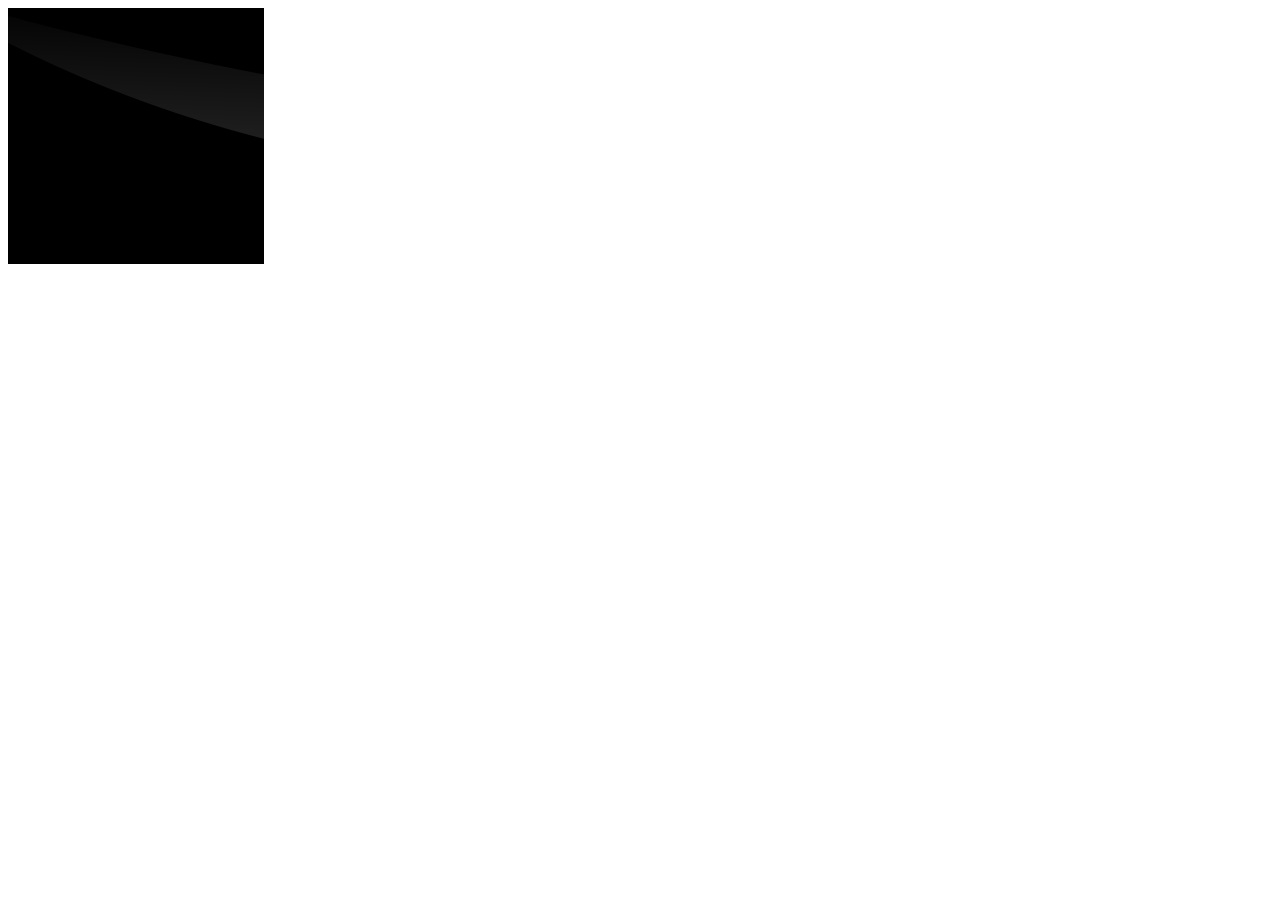
<file: Pixi_test/index.html>
<!doctype html>
<html>
<head>
  <meta charset="utf-8">
  <title>Hello World</title>
</head>
  <script src="pixi.min.js"></script>
	<body>
	  <script type="text/javascript">
	    var type = "WebGL"
	    if(!PIXI.utils.isWebGLSupported()){
	      type = "canvas"
	    }
			//Create the renderer
			var stage = new PIXI.Container(),
		    renderer = PIXI.autoDetectRenderer(256, 256);
			//Add the canvas to the HTML document
			document.body.appendChild(renderer.view);

			//Use Pixi's built-in `loader` object to load an image
			PIXI.loader
			  .add("images/Himnae.png")
			  .load(setup);

			//This `setup` function will run when the image has loaded
			function setup() {

			 //Create the `cat` sprite from the texture
  			var cat = new PIXI.Sprite(
    		PIXI.loader.resources["images/Himnae.png"].texture
  			);

			//Add the cat to the stage
			stage.addChild(cat);

			//Render the stage   
			renderer.render(stage);
			}

		
	  </script>
	</body>
</html>
</file>
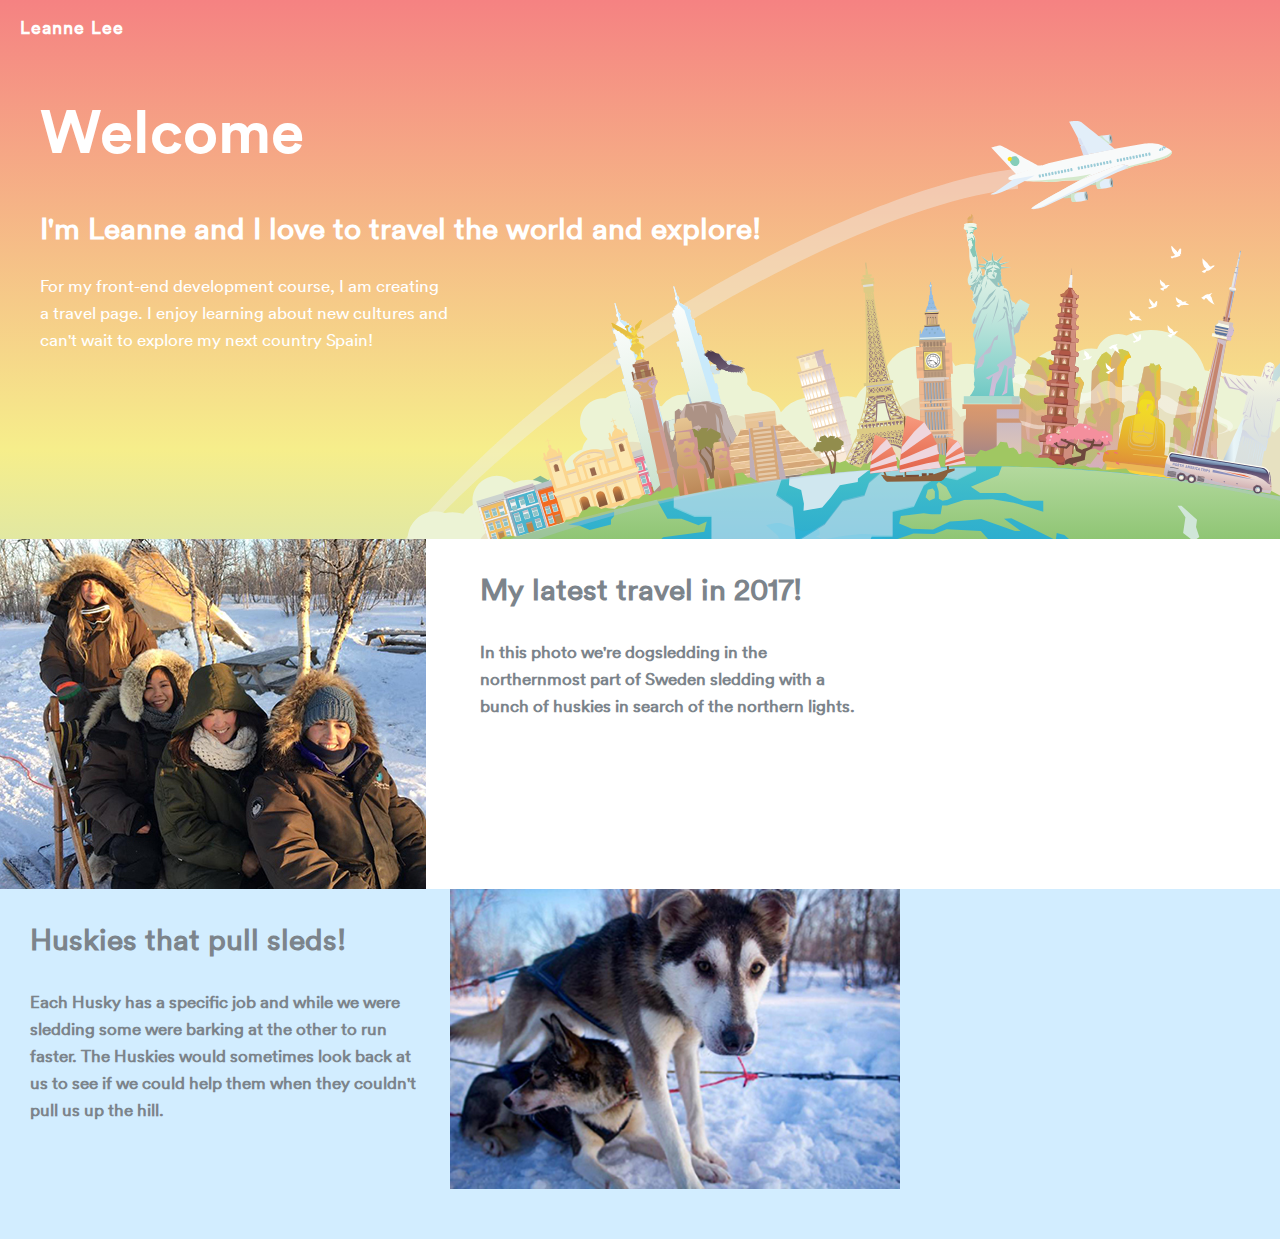
<file: wk1_hw/index.html>
<!DOCTYPE html>
<html lang="en">
	<head>
		<meta charset="utf-8">
		<meta name="description" content="This site is about Leanne Lee and how she is learning basic html and css!">
		<meta name="keywords" content="Awesome asian girl, angry asian girl, contemporary art, graphic design, exhibit design, museums, fashion, shopping, designer, tech enthusiast, korean-american">
		<link rel="stylesheet" type="text/css" href="style.css"/>

		<title>Leanne Lee</title>

		<!-- Font Awesome -->
		<link rel="stylesheet" href="https://maxcdn.bootstrapcdn.com/font-awesome/4.7.0/css/font-awesome.min.css">

	</head>
	<body>
		<nav>
			<strong>Leanne Lee</strong>
		</nav>

  <!-- Intro Row-->
		<div id="MainHeader" class="container bkgimg">
			<h1>Welcome</h1>
	    	<h2>I'm Leanne and I love to travel the world and explore!</h2>
	    		<div class="container box box1">
	    			<p>For my front-end development course, I am creating a travel page. I enjoy learning about new cultures and can't wait to explore my next country Spain!
	    			</p>
	    		</div>
	    </div>
	    
  <!-- Second Row-->
	    <div class="container2">
	        <div class="box box1 floatLeft">
	        	<img src="images/dogsledding3.jpg" alt="Dog Sledding Leanne">
	        </div>
	        <div class="box box2 floatLeft">
	        	<h4>My latest travel in 2017!</h4>
	        	<h5>In this photo we're dogsledding in the northernmost part of Sweden sledding with a bunch of huskies in search of the northern lights.
	        	</h5>
	    	</div>
        	<div class="clear"></div>
    	</div>

   <!-- Third Row-->
	    <div class="container3">
	        <div class="box box1 floatLeft">
	        	<h4>Huskies that pull sleds!</h4>
	        	<h5>Each Husky has a specific job and while we were sledding some were barking at the other to run faster. The Huskies would sometimes look back at us to see if we could help them when they couldn't pull us up the hill. 
	        </div>
	        <div class="box box2 floatLeft">
	        	<img src="images/huskies.jpg" alt="Huskies">
	    	</div>
        	<div class="clear"></div>
    	</div>





	</body>
</file>
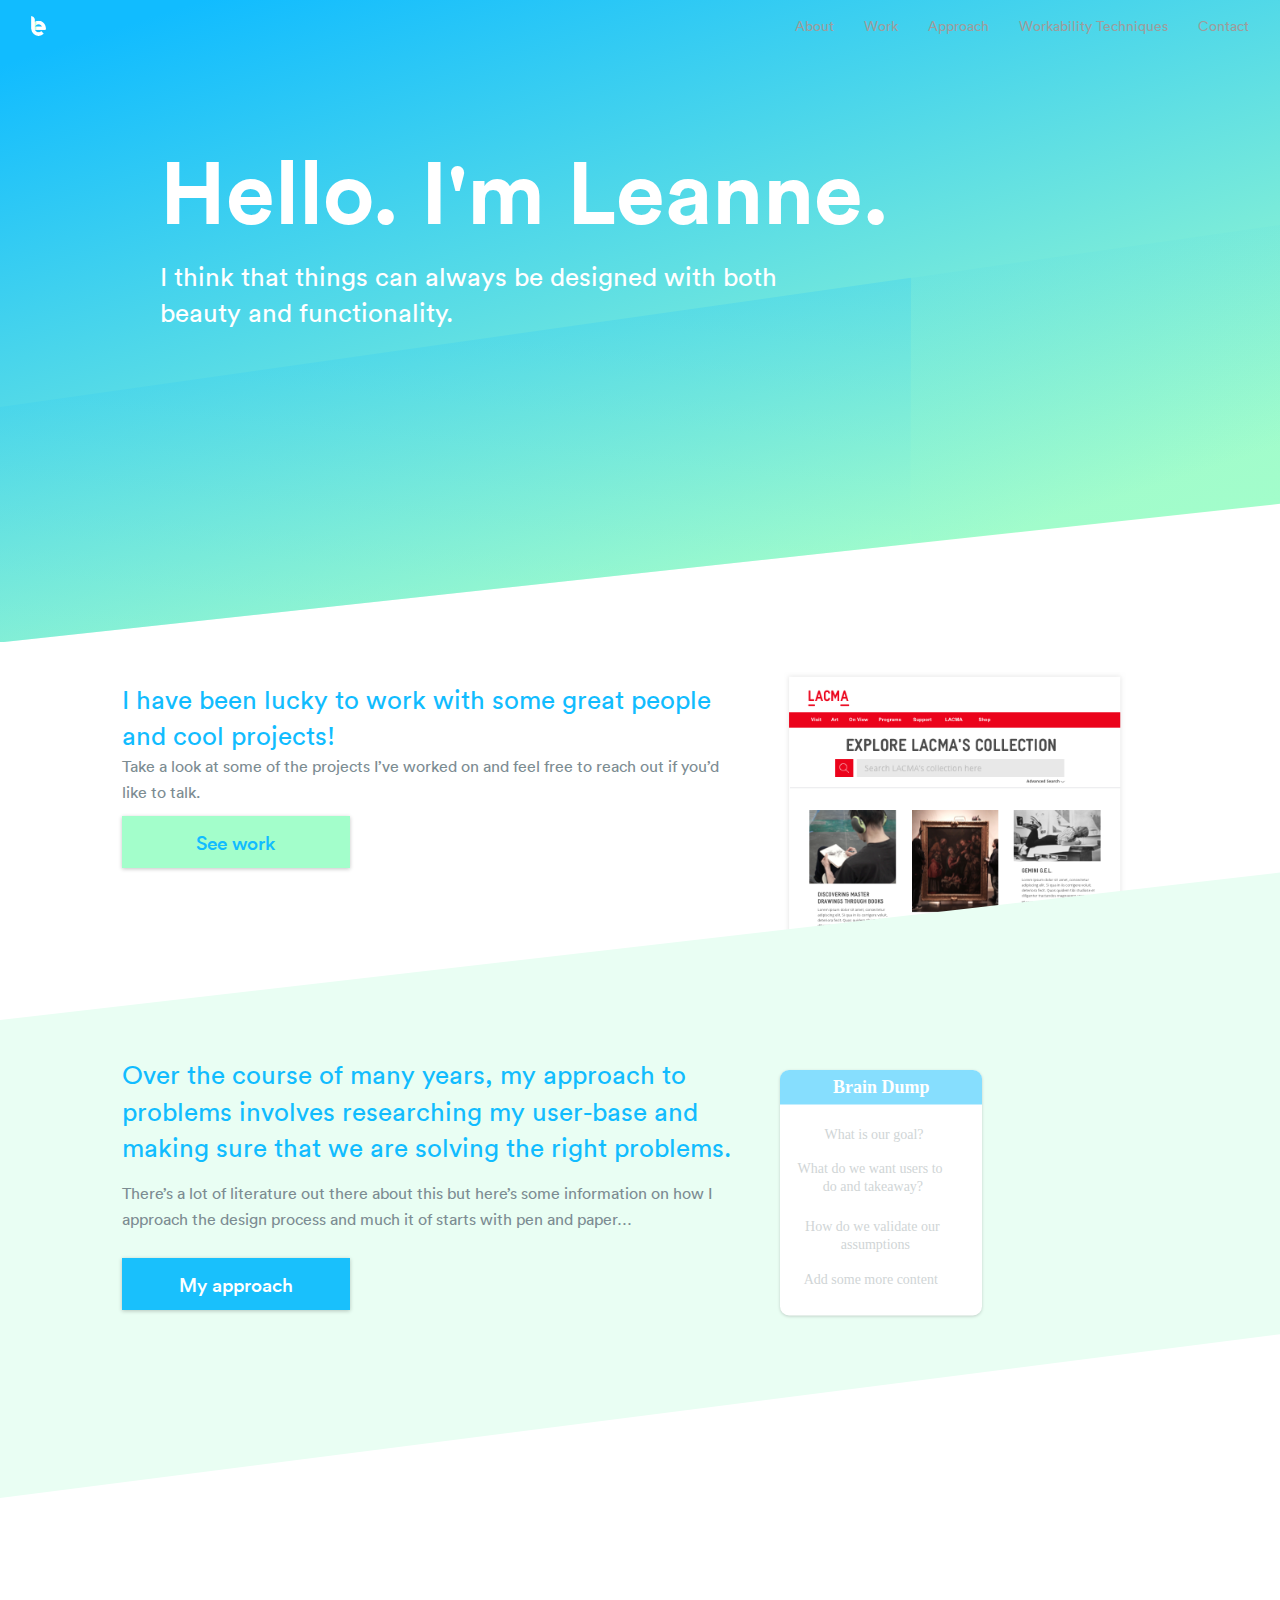
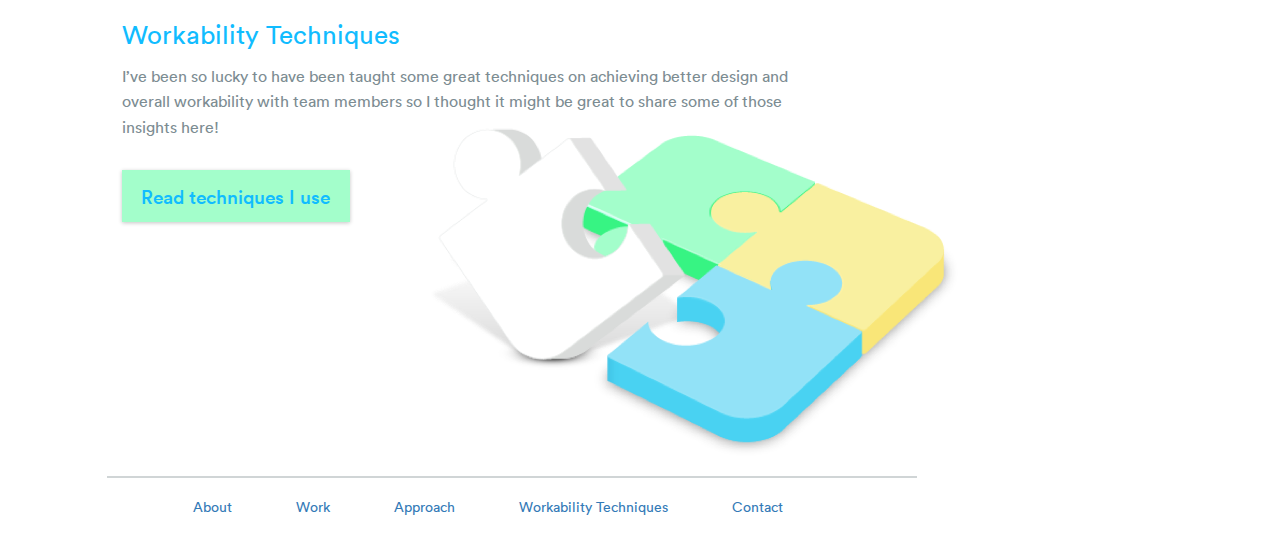
<file: wk3_hw/index.html>
<!DOCTYPE html>
<html lang="en">
<head>
    <meta charset="utf-8">
    <meta http-equiv="X-UA-Compatible" content="IE=edge">
    <meta name="viewport" content="width=device-width, initial-scale=1">
    <!-- The above 3 meta tags *must* come first in the head; any other head content must come *after* these tags -->
    <meta name="description" content="This is where you can find out more about Leanne's work">
    <meta name="Leanne Lee" content="Us">

    <title>Leanne Lee</title>
    <link rel="stylesheet">

    <!-- Latest compiled and minified CSS -->
    <link rel="stylesheet" href="https://maxcdn.bootstrapcdn.com/bootstrap/3.3.7/css/bootstrap.min.css">

    <!-- Custom styles for this template -->
    <link href="./css/style.css" rel="stylesheet">
</head>


	<body>
    <header>

    </header>

        <div id="jumbotron">
            <nav class="navbar navbar-inverse">
                <div class="container-fluid">
                <!-- My logoand toggle get grouped for better mobile display -->
                    <div class="navbar-header">
                        <button type="button" class="navbar-toggle collapsed" data-toggle="collapse" data-target="#bs-example-navbar-collapse-1" aria-expanded="false">
                            <span class="sr-only">Toggle navigation</span>
                            <span class="icon-bar"></span>
                            <span class="icon-bar"></span>
                            <span class="icon-bar"></span>
                        </button>
                        <a class="navbar-brand" href="#">
                            <img src="img/logo-02.png"/>
                        </a>
                    </div>

            <!-- NAVBAR links -->
                    <div class="collapse navbar-collapse" id="bs-example-navbar-collapse-1">
                         <ul class="nav navbar-nav navbar-right">
                            <li><a href="#about">About</a></li>
                            <li><a href="#work">Work</a></li>
                            <li><a href="#approach">Approach</a></li>
                            <li><a href="#workability">Workability Techniques</a></li>
                            <li><a href="#contact">Contact</a></li>
                        </ul>
                    </div><!-- /.navbar-collapse -->
                </div><!-- /.container-fluid -->
             </nav>
            <div class="container">
                <div class="row"><!-- /Jumbotron introductory text -->
                    <div class="col-xs-12">
                        <h1>Hello. I'm Leanne.</h1>
                        <h2 class="jumbotron-p">I think that things can always be designed with both beauty and functionality.</h2> 
                        <div class="jumbotronspace"></div>
                    </div>
                </div>
            </div>
        </div>



               <!-- Portfolio section -->  
        <div id="portfoliowork">
            <div class="row container-fluid">
                <div class="col-xs-6 col-xs-offset-1">
                    <h2>I have been lucky to work with some great people and cool projects! 
                    </h2> 
                    <p class="portfoliotext">Take a look at some of the projects I’ve worked on and feel free to reach out if you’d like to talk. 
                    </p>
                    <button type="button" class="btn btn-default">See work</button>
                </div>
                <div>
                    <img class="absolute lacmaimage" src="img/Desktop - no categories.png">
                </div>  
            </div>
        </div>



             <!-- Approach section -->
        <div>  
            <div id="approach">
                <div class="row container-fluid">
                    <div class="absolute approachtext">
                        <div class="col-xs-6 col-xs-offset-1">
                            <h2>Over the course of many years, my approach to problems involves researching my user-base and making sure that we are solving the right problems.
                            </h2> 
                            <p class="approachtext2">There’s a lot of literature out there about this but here’s some information on how I approach the design process and much it of starts with pen and paper… 
                            </p>
                            <button type="button" class="btn2 btn-default">My approach</button>
                        </div>
                        <div>
                            <img class="brainstormingimg"src="img/brainstorming-document.svg">
                        </div> 
                    </div>
                </div>
            </div>
        </div> 



               <!-- this is my attempt to resolve the absolute wackiness in the elements in order to get back to the normal grid row layout -->  
        <div id="straightenshitout"></div>
          



               <!-- Workability section -->  
        <div id="workability">
            <div class="row container-fluid">
                <div class="absolute col-xs-6 col-xs-offset-1">
                    <h2>Workability Techniques</h2> 
                    <p class="workabilityparagraph workability-p-width">I’ve been so lucky to have been taught some great techniques on achieving better design and overall workability with team members so I thought it might be great to share some of those insights here!
                    </p>
                    <button type="button" class="btn btn-default">Read techniques I use</button>
                </div> 
                <div>
                    <img class="workabilityimg"src="img/puzzle-01.png">
                </div> 
            </div>
        </div>
    </body>


                <!-- Footer section -->  
    <footer id="footer">
        <div class="spacer"></div>
        <div class=" col-xs-10 col-xs-offset-1 line">
            <div class="spacer"></div>
            <div>
                <ul class"footerlinks">
                    <li><a href="#about">About</a></li>
                    <li><a href="#work">Work</a></li>
                    <li><a href="#approach">Approach</a></li>
                    <li><a href="#workability">Workability Techniques</a></li>
                    <li><a href="#contact">Contact</a></li>
                </ul>
            </div>

    </footer>
</file>
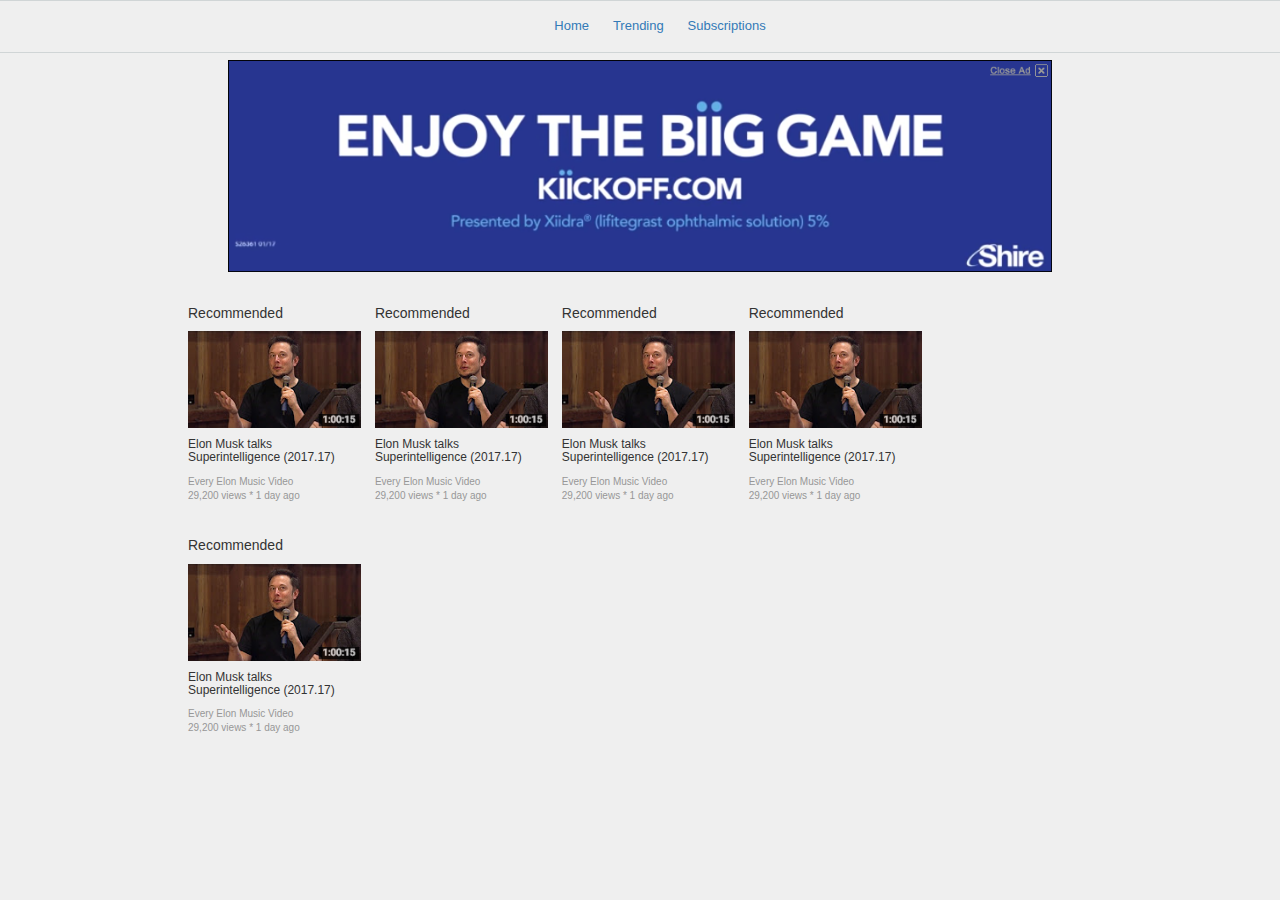
<file: Youtube HW_wk2_LL/index.html>
<!DOCTYPE html>
<html>
    <head>
    	<meta charset="utf-8">
		<meta name="description" content="Trying to get my youtube on!">
		<meta name="keywords" content="I can't see to get the $%^^ nav bar done correctly, crappy coder">
		<meta name="viewport" content="width=device-width, initial-scale=1">
		<link href="https://fonts.googleapis.com/css?family=Roboto" rel="stylesheet">
        <link rel="stylesheet" href="./css/style.css">
        <link rel="stylesheet" href="https://maxcdn.bootstrapcdn.com/bootstrap/3.3.7/css/bootstrap.min.css">

		<title>LL Cool J's Youtube Home Page</title>
    </head>

    <body>
    	<!--This is the submenu below the nav-->
        <div class="row container-full" id="mainlinks">
            <div class="col-xs-4"></div>
            <div class="col-xs-4">
            	<ul>
					<li><a href="https://www.youtube.com/">Home</a></li>
					<li><a href="https://www.youtube.com/feed/trending">Trending</a></li>
					<li><a href="https://www.youtube.com/feed/subscriptions">Subscriptions</a></li>
				</ul>
            </div>
            <div class="col-xs-4"></div>
        </div>

		<!--This is the google ad placement-->
        <div class="row" id="adplacement">
        	<div class="col-xs-2"></div>
        	<div class="col-xs-8 adplacement">
        		<img src=images/ad_placement.png>
        	</div>
        	<div class="col-xs-2"></div>	
        	</div>

        <!--This is where the video content is-->
        <div class="row container-full">
        	<div class="co-xs-12 largebox">
	        	<div class="box1 floatright">
	        		<h5>Recommended</h5>
	        		<img src="images/elon_musk.png">
	        		<h6>Elon Musk talks Superintelligence (2017.17)</h6>
	        		<p>Every Elon Music Video </br> 29,200 views * 1 day ago</p>
	        	</div>
	        	<div class="box1 floatright">
	        		<h5>Recommended</h5>
	        		<img src="images/elon_musk.png">
	        		<h6>Elon Musk talks Superintelligence (2017.17)</h6>
	        		<p>Every Elon Music Video </br> 29,200 views * 1 day ago</p>
	        	</div>
	        	<div class="box1 floatcenter">
	        		<h5>Recommended</h5>
	        		<img src="images/elon_musk.png">
	        		<h6>Elon Musk talks Superintelligence (2017.17)</h6>
	        		<p>Every Elon Music Video </br> 29,200 views * 1 day ago</p>
	        	</div>
	        	<div class="box1 floatleft">
	        		<h5>Recommended</h5>
	        		<img src="images/elon_musk.png">
	        		<h6>Elon Musk talks Superintelligence (2017.17)</h6>
	        		<p>Every Elon Music Video </br> 29,200 views * 1 day ago</p>
	        	</div>
	        	<div class="box1 floatleft">
	        		<h5>Recommended</h5>
	        		<img src="images/elon_musk.png">
	        		<h6>Elon Musk talks Superintelligence (2017.17)</h6>
	        		<p>Every Elon Music Video </br> 29,200 views * 1 day ago</p>
	        	</div>
	        </div>fd
        </div>	
    </body>
</file>
<file: wk1_hw/style.css>
@font-face {
	font-family: 'Circular Book';
	font-style: normal;
	font-weight: normal;
	src: local('Circular Book'), url('lineto-circular-pro-book.woff') format('woff');
	}


	@font-face {
	font-family: 'Circular Medium';
	font-style: normal;
	font-weight: normal;
	src: local('Circular Medium'), url('lineto-circular-pro-medium.woff') format('woff');
	}


	@font-face {
	font-family: 'Circular Book Italic';
	font-style: normal;
	font-weight: normal;
	src: local('Circular Book Italic'), url('lineto-circular-pro-bookItalic.woff') format('woff');
	}


	@font-face {
	font-family: 'Circular Bold';
	font-style: normal;
	font-weight: normal;
	src: local('Circular Bold'), url('lineto-circular-pro-bold.woff') format('woff');
	}


	@font-face {
	font-family: 'Circular Medium Italic';
	font-style: normal;
	font-weight: normal;
	src: local('Circular Medium Italic'), url('lineto-circular-pro-mediumItalic.woff') format('woff');
}

html {
    height: 100%;
    -webkit-background-size: cover;
    -moz-background-size: cover;
    -o-background-size: cover;
    background-size: cover;
    background: #70bg32;
    background: -webkit-linear-gradient( to top, #90D0FD, #F6EE8B, #F58282);
    background: -moz-linear-gradient( to top, #90D0FD, #F6EE8B, #F58282);
    background: -ms-linear-gradient( to top, #90D0FD, #F6EE8B, #F58282);
    background: -o-linear-gradient( to top, #90D0FD, #F6EE8B, #F58282);
    background: linear-gradient( to top, #90D0FD, #F6EE8B, #F58282);
    background-repeat:no-repeat;
}

h1	{
		font-family: "Circular Bold";
		font-size: 60px;
		color: white;
		padding-left: 40px;
}

h2	{
		font-family: "Circular Book";
		font-size: 30px;
		color: white;
		padding-left: 40px;

}

h3	{
		font-family: "Circular Book Italic";
		font-size: 30px;
		color: white;
		margin: 20px;
}

h4	{
		font-family: "Circular Book";
		font-size: 30px;
		color: #7C848B;
		margin: 30px;
}

h5	{
		font-family: "Circular Book";
		font-size: 17px;
		line-height: 27px;
		color: #7C848B;
		margin: 30px;
}

p 	{
		font-family: "Circular Book";
		font-size: 17px;
		line-height: 27px;
		color: white;
		padding-left: 40px;
}
nav {	font-family: "Circular Book";
		font-size: 18px;
		color: white;
		padding-left: 20px;
		padding-top: 15px;
		letter-spacing: 1px;
		padding-bottom: 10px;
		border-bottom: 3px;
		border-bottom-color: white;
}
body {
		margin:0;
		padding-bottom: 0;
		border: 0;

		
}
footer {
		
}
.container {
		height: 450px;
}
.container2 {
		background-color: white;
		height: 350px;
}
.container3 {
		background-color: #D2EDFF;
		height: 350px;
}

.box {
	    height: 350px;
	    width: 450px;

}

.box1 i {
		text-align: left;
		padding-left: 20px;
		padding-right:20px;
		display: inline-block;	
}

.box2 i {
		text-align: left;
		padding-left: 20px;
		padding-right:20px;
}
.box3 i {
		text-align: left;
		padding-left: 20px;
		padding-right:20px;
		display: inline-block;
}

.floatLeft	{
		float: left;
}
.floatRight	{
		float: right;
}
.clear: {
		clear: both;
}
.absolute	{
		position: absolute;
		float: all;
}
.bkgimg {
		background-image: url('images/newgb1-01.svg');
		background-size: cover;
		background-position; right bottom;
		background-repeat: no-repeat;
		width: 100%;			
}


img {  
	  max-height:100%;
	  max-width: 100%;
}
</file>
<file: wk3_hw/css/style.css>
@font-face {
	font-family: 'Circular Book';
	font-style: normal;
	font-weight: normal;
	src: local('Circular Book'), url('../fonts/lineto-circular-pro-book.woff') format('woff');
	}


	@font-face {
	font-family: 'Circular Medium';
	font-style: normal;
	font-weight: normal;
	src: local('Circular Medium'), url('../fonts/lineto-circular-pro-medium.woff') format('woff');
	}


	@font-face {
	font-family: 'Circular Book Italic';
	font-style: normal;
	font-weight: normal;
	src: local('Circular Book Italic'), url('../fonts/lineto-circular-pro-bookItalic.woff') format('woff');
	}


	@font-face {
	font-family: 'Circular Bold';
	font-style: normal;
	font-weight: normal;
	src: local('Circular Bold'), url('../fonts/lineto-circular-pro-bold.woff') format('woff');
	}


	@font-face {
	font-family: 'Circular Medium Italic';
	font-style: normal;
	font-weight: normal;
	src: local('Circular Medium Italic'), url('../fonts/lineto-circular-pro-mediumItalic.woff') format('woff');
}


h1	{
	font-family: 'Circular Bold';
	font-size: 88px;
	color: white;
}

h2	{
	font-family: 'Circular Book';
	font-size: 26px;
	font-weight: 500;
	line-height: 1.40;
	color: #ffffff;
}

p 	{
		font-family: 'Circular Book';
		font-size: 16px;
		line-height: 1.62;
		color: #7c8c92;
}

body {
		margin:0;
		padding-bottom: 0;
		border: 0;		
}

footer {
		text-decoration: none;
		font-family: 'Circular Book';
		font-size: 14px;
		font-weight: 500;
		color: #7c8c92;
		padding: 0px;
		margin: 0px;
		display: inline;

}

img {
	height: 100%;
	padding-left: 30px;
}

#jumbotron {
		background-image: url('../img/bg.svg');
		background-size: cover;
		background-position; right bottom;
		background-repeat: no-repeat;
		height: 40%;
		padding: 0px;
		margin: 0px;
}

#portfoliowork h2 {color: #11bcff; padding-bottom: 0px; margin-bottom: 0px; padding-top: 20px}{
		background-color: solid white;
		height: 678px;
}

#approach h2 {color: #11bcff; padding-top: 169px;}{
		height: 678px;

}

#workability h2 {color: #11bcff; padding-top: 169px;}{
}		

#straightenshitout {
		height: 560px;
}

#footer ul li{ display: inline; text-decoration: none; padding: 30px; position: center;}{

}

.nav {	
		font-family: 'Circular Book';
		font-size: 14px;
		font-weight: 500;
		color: #ffffff;
		padding: 0px;
		margin: 0px;
}

.navbar {
		font-family: 'Circular Book';
		font-size: 14px;
		font-weight: 500;
		padding: 0px;
		margin: 0px;
		padding: 0px;
		margin: 0px;
		background-color: transparent;
		border-color: transparent;
}

.navbar-header {
		background-color: transparent;
}


.jumbotron-p {
		width: 692px;
}

.lacmaimage {
		position: right;
		height: 600px;
		padding-bottom: 100px;
		padding-top: 0px;
}

.portfoliotext .workabilityparagraph{
		padding-top: 15px;
		padding-bottom: 20px;
		width: 349px;
}

.workability-p-width {
		width: 692px;
		padding-bottom: 19px;
}

.portfoliospace {
		height: 0px;
}

.approachtext {
		background-image: url('../img/rectangle-4.svg');
		background-size: cover;
		background-position; right bottom;
		background-repeat: no-repeat;
		height: 70%;
		padding-top: 0px;
		margin: 0px;
}

.approachtext2 {
	padding-top: 5px;
	padding-bottom: 15px;
}

.approachspace {
		height: 200px;
		padding-top: 200px;
}

.workabilitytext {
		background-image: url('../img/4-th-row-bg.svg');
		background-size: cover;
		background-position; right bottom;
		background-repeat: no-repeat;
		height: 70%;
		padding-top: 0px;
		margin: 0px;
}

.line {
		width: 810px;
		height: 2px;
		border: solid 1px #d0d5d6;
		position: center;
}

.container {
		padding-top: 70px;
		padding-bottom: 0px;
		padding-left: 160px;
		padding-right: 0px;
		margin: 0px;
}

.container-fluid {
		padding: 0px;
		margin:0px;
}



.btn {
		background-color: #a3fecb;
		border: none;
		font-family: 'Circular Medium';
		font-size: 19px;
		line-height: 1.62;
		color: #11bcff;
		width: 228px;
		height: 52px;
		box-shadow: 0 1px 4px 0 rgba(0, 0, 0, 0.23);
		border-radius: 0px;

}

.btn2 {
		background-color: #19c0fc;
		border: none;
		font-family: 'Circular Medium';
		font-size: 19px;
		line-height: 1.62;
		color: #ffffff;
		width: 228px;
		height: 52px;
		box-shadow: 0 1px 4px 0 rgba(0, 0, 0, 0.23);
		border-radius: 0px;

}

.brainstormingimg {
		padding-top: 200px;
}

.workabilityimg {
		padding-top: 300px;
		margin-left: 400px;
}

.box {	
		width: 1000px;
}

.box1 i {
		margin-left:500px;
		margin-top: 500px;
		display: inline-block;	
}

.box2 i {
		text-align: left;
		padding-left: 20px;
		padding-right:20px;
		width: 700px;
}
.box3 i {
		text-align: left;
		padding-left: 20px;
		padding-right:20px;
		display: inline-block;
}

.floatLeft	{
		float: left;
}
.floatRight	{
		float: right;
}
.clear: {
		clear: both;
}
.absolute	{
		position: absolute;
		float: all;
}

.jumbotronspace {
		padding-bottom: 300px;
}

.spacer {
		margin: 20px;
}
</file>
<file: Youtube HW_wk2_LL/css/style.css>
html {
	height: 100%;
    -webkit-background-size: cover;
    -moz-background-size: cover;
    -o-background-size: cover;
    background-size: cover;
    background: #EFEFEF;
}

body {
	font-family:'Roboto' sans-serif;
	font-size: 12px;
	border: 0px;
	padding: 0px;
	margin-top: 0px;
}

div {
	overflow: hidden;
	padding-top: 7px;
	padding-bottom: 3px;
	background-color: #EFEFEF;

}

h5 {
	font-size: 6px;
	color: #403E3D;
	margin: 0px;
}

h6 {
	font-size: 6px;
	color: solid blue;
	padding-top: 0px;
	padding-bottom: 0px;
	margin: 0px;
}

p {
	font: 'Roboto';
	font-size: 10px;
	padding-top: 0px;
	color: #979797;
		margin: 0px;
}

a {
	  position: relative;
	  font-size: 13px;
	  color: #666666;
	  padding: 0px;
	  margin: 0px;
	  border: 0px;
}

a:hover::after {
	  content: "";
	  position: absolute;
	  left: 5%;
	  right: 5%;
	  bottom: -17px;
	  border: 2px solid red;
}


ul {
	list-style-type: none;
}

li {
	display: inline;
	padding-left: 10px;
	padding-right: 10px;
	text-align: center;
}

img { 
    display: inline-block;
    height: 100%;
    width: 100%;
}

#mainlinks {
	height: 100%;
	border-top: 1px solid #D0D5D6;
	border-bottom: 1px solid #D0D5D6;
	text-align: center;
}

#adplacement {
	border: 0px;
	margin: 0px;
	padding: 0px;
	margin-left: auto;
    margin-right: auto;
}

.row, .container-full {
	border: none;
}

.box1, .box2, .box3, .box4, .box5 {
	width: 183px;
	padding-left: 10px;
	display: inline-block;
	height:100%;
}


.floatLeft {
	float: left;
}

.floatRight {
	float: right;
}

.clear {
	clear: both;
}

.absolute{
	float: all;
}

.float_center {
  	float: right;
	position: relative;
  	right: 50%; /* or right 50% */
  	text-align: left;
}
.float_center > .child {
  position: relative;
  left: 50%;
}

.largebox{
	height: 100%;
	background-color: solid white;
	display: block;
    margin-left: auto;
    margin-right: auto;
    max-width: 1024px;
    padding-left: 50px;
    padding-right: 50px;
     }
</file>
